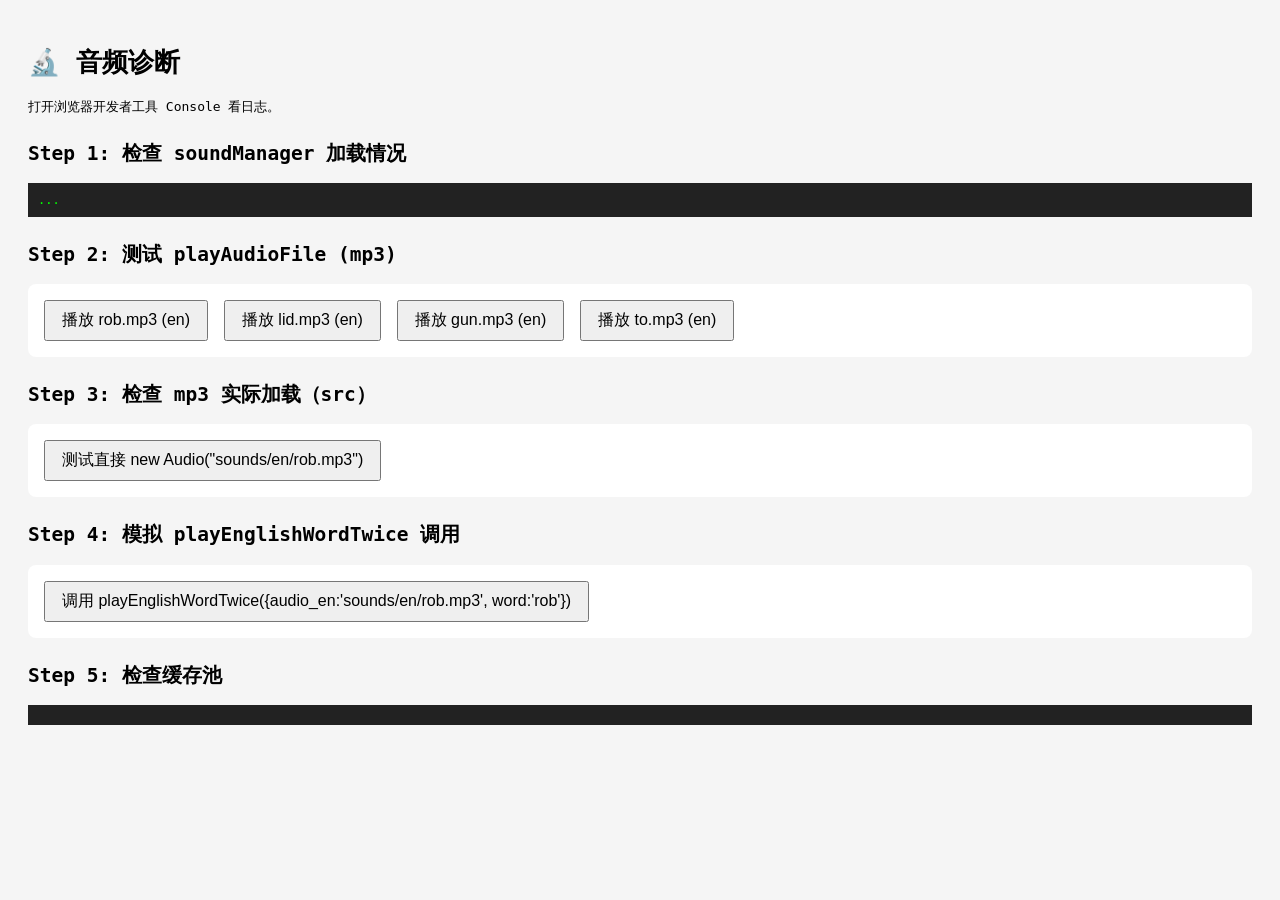
<file: game/diag_audio.html>
<!DOCTYPE html>
<html lang="zh-CN">
<head>
    <meta charset="UTF-8">
    <title>音频诊断 - Word Game</title>
    <script src="js/soundManager.js?v=23"></script>
    <style>
        body { font-family: monospace; padding: 20px; background: #f5f5f5; }
        .row { background: white; padding: 12px; margin: 8px 0; border-radius: 8px; }
        button { padding: 8px 16px; margin: 4px; font-size: 1rem; cursor: pointer; }
        pre { background: #222; color: #0f0; padding: 10px; overflow: auto; font-size: 12px; }
        h2 { margin-top: 24px; }
    </style>
</head>
<body>
    <h1>🔬 音频诊断</h1>
    <p>打开浏览器开发者工具 Console 看日志。</p>

    <h2>Step 1: 检查 soundManager 加载情况</h2>
    <pre id="r1"></pre>

    <h2>Step 2: 测试 playAudioFile (mp3)</h2>
    <div class="row">
        <button onclick="testPlayMp3('rob')">播放 rob.mp3 (en)</button>
        <button onclick="testPlayMp3('lid')">播放 lid.mp3 (en)</button>
        <button onclick="testPlayMp3('gun')">播放 gun.mp3 (en)</button>
        <button onclick="testPlayMp3('to')">播放 to.mp3 (en)</button>
        <span id="r2"></span>
    </div>

    <h2>Step 3: 检查 mp3 实际加载（src）</h2>
    <div class="row">
        <button onclick="testDirectAudio()">测试直接 new Audio("sounds/en/rob.mp3")</button>
        <span id="r3"></span>
    </div>

    <h2>Step 4: 模拟 playEnglishWordTwice 调用</h2>
    <div class="row">
        <button onclick="testPlayTwice()">调用 playEnglishWordTwice({audio_en:'sounds/en/rob.mp3', word:'rob'})</button>
        <span id="r4"></span>
    </div>

    <h2>Step 5: 检查缓存池</h2>
    <pre id="r5"></pre>

    <script>
        (async function init() {
            document.getElementById('r1').textContent = '...';
            await soundManager.init();
            const config = window.MINIMAX_CONFIG || {};
            const initLog = {
                'soundManager 存在': typeof window.soundManager,
                'MINIMAX_CONFIG 存在': !!config.tts,
                'voiceEN': soundManager.voiceEN,
                'voiceZH': soundManager.voiceZH,
                'defaults': soundManager.defaults,
                'audioCache 大小': soundManager.audioCache.size,
                'enabled': soundManager.enabled,
            };
            document.getElementById('r1').textContent = JSON.stringify(initLog, null, 2);
        })();

        function log(msg) {
            console.log('[DIAG]', msg);
        }

        async function testPlayMp3(word) {
            const path = `sounds/en/${word}.mp3`;
            log(`测试 playAudioFile(${path})`);
            try {
                await soundManager.playAudioFile(path);
                document.getElementById('r2').textContent = `✅ ${path} 播放成功`;
            } catch (e) {
                document.getElementById('r2').textContent = `❌ ${path} 错误: ${e.name} ${e.message}`;
            }
        }

        function testDirectAudio() {
            log('直接 new Audio("sounds/en/rob.mp3")');
            const a = new Audio('sounds/en/rob.mp3');
            a.addEventListener('canplaythrough', () => {
                document.getElementById('r3').textContent = '✅ canplaythrough 已触发';
            });
            a.addEventListener('error', (e) => {
                document.getElementById('r3').textContent = `❌ error 事件: ${a.error?.code} ${a.error?.message}`;
            });
            a.play().then(() => {
                document.getElementById('r3').textContent = '✅ play() resolved';
            }).catch(e => {
                document.getElementById('r3').textContent = `❌ play() rejected: ${e.name} ${e.message}`;
            });
        }

        function testPlayTwice() {
            log('调用 playEnglishWordTwice');
            soundManager.playEnglishWordTwice({word:'rob', audio_en:'sounds/en/rob.mp3'});
            document.getElementById('r4').textContent = '⏳ 已调用，看 console';
            setTimeout(() => {
                document.getElementById('r4').textContent += '\n（3秒后）缓存大小: ' + soundManager.audioCache.size;
            }, 3000);
        }
    </script>
</body>
</html>
</file>
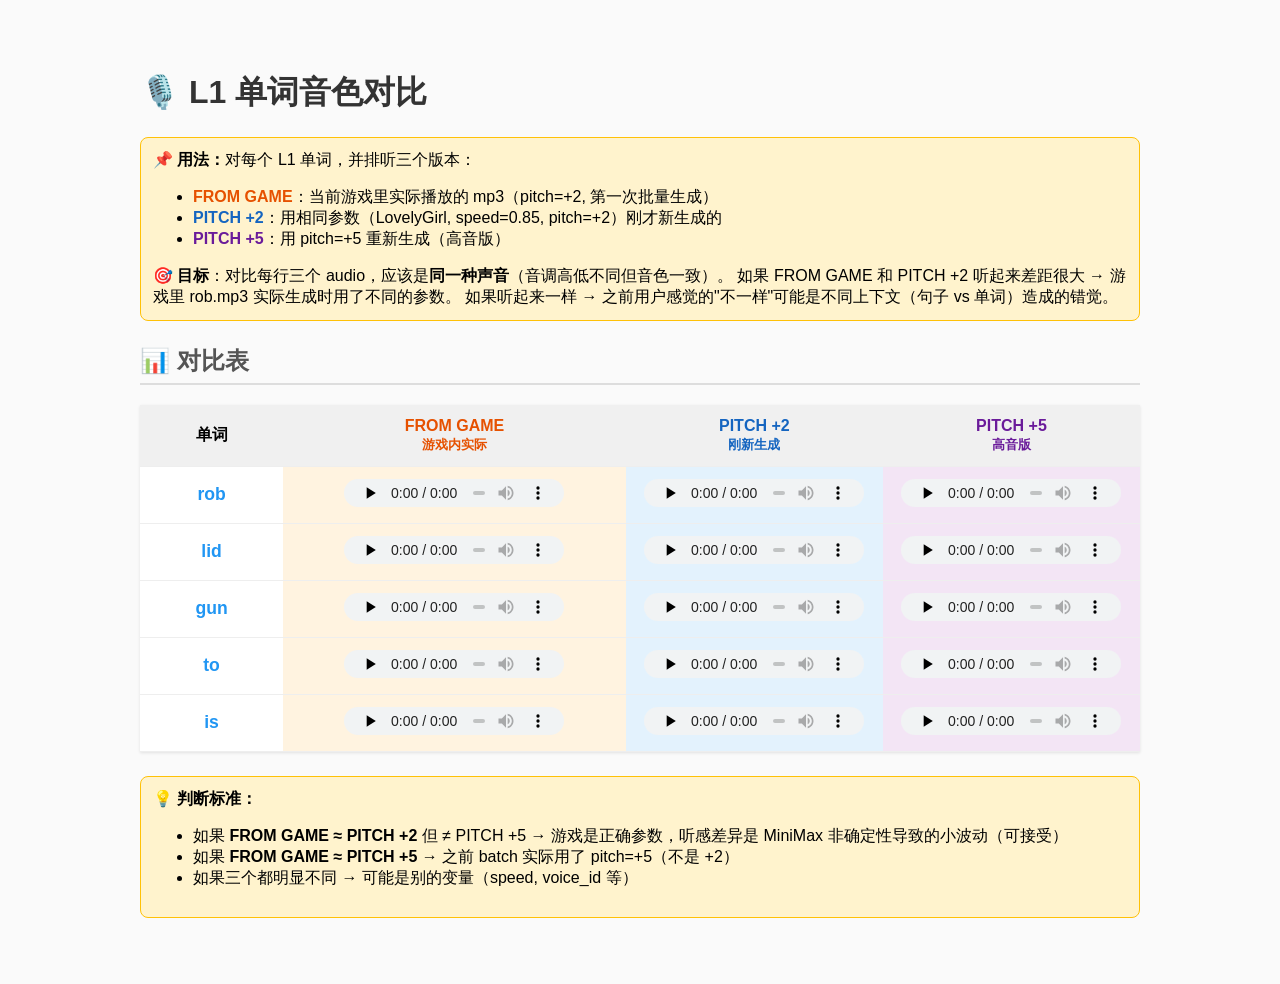
<file: game/voice_compare.html>
<!DOCTYPE html>
<html lang="zh-CN">
<head>
    <meta charset="UTF-8">
    <title>L1 单词音色对比 - Word Game</title>
    <style>
        body {
            font-family: -apple-system, "PingFang SC", sans-serif;
            max-width: 1000px;
            margin: 30px auto;
            padding: 20px;
            background: #fafafa;
        }
        h1 { color: #333; }
        h2 { color: #555; border-bottom: 2px solid #ddd; padding-bottom: 6px; margin-top: 24px; }
        .word-table {
            width: 100%;
            border-collapse: collapse;
            background: white;
            box-shadow: 0 1px 3px rgba(0,0,0,0.1);
        }
        .word-table th, .word-table td {
            padding: 12px 8px;
            text-align: center;
            border-bottom: 1px solid #eee;
        }
        .word-table th { background: #f0f0f0; font-weight: 700; }
        .word-table .word-cell { font-weight: 700; font-size: 1.1em; color: #2196F3; }
        .word-table .from-game { background: #fff3e0; }
        .word-table .p2 { background: #e3f2fd; }
        .word-table .p5 { background: #f3e5f5; }
        audio { height: 28px; width: 100%; max-width: 220px; }
        .info {
            background: #fff3cd;
            border: 1px solid #ffc107;
            border-radius: 8px;
            padding: 12px;
            margin: 16px 0;
        }
        .key { font-family: monospace; background: #eee; padding: 2px 6px; border-radius: 4px; }
    </style>
</head>
<body>
    <h1>🎙️ L1 单词音色对比</h1>

    <div class="info">
        <strong>📌 用法：</strong>对每个 L1 单词，并排听三个版本：
        <ul>
            <li><strong style="color:#E65100">FROM GAME</strong>：当前游戏里实际播放的 mp3（pitch=+2, 第一次批量生成）</li>
            <li><strong style="color:#1565C0">PITCH +2</strong>：用相同参数（LovelyGirl, speed=0.85, pitch=+2）刚才新生成的</li>
            <li><strong style="color:#6A1B9A">PITCH +5</strong>：用 pitch=+5 重新生成（高音版）</li>
        </ul>
        <strong>🎯 目标</strong>：对比每行三个 audio，应该是<strong>同一种声音</strong>（音调高低不同但音色一致）。
        如果 FROM GAME 和 PITCH +2 听起来差距很大 → 游戏里 rob.mp3 实际生成时用了不同的参数。
        如果听起来一样 → 之前用户感觉的"不一样"可能是不同上下文（句子 vs 单词）造成的错觉。
    </div>

    <h2>📊 对比表</h2>
    <table class="word-table">
        <thead>
            <tr>
                <th>单词</th>
                <th style="color:#E65100">FROM GAME<br><small>游戏内实际</small></th>
                <th style="color:#1565C0">PITCH +2<br><small>刚新生成</small></th>
                <th style="color:#6A1B9A">PITCH +5<br><small>高音版</small></th>
            </tr>
        </thead>
        <tbody id="rows"></tbody>
    </table>

    <div class="info" style="margin-top: 24px;">
        <strong>💡 判断标准：</strong>
        <ul>
            <li>如果 <strong>FROM GAME ≈ PITCH +2</strong> 但 ≠ PITCH +5 → 游戏是正确参数，听感差异是 MiniMax 非确定性导致的小波动（可接受）</li>
            <li>如果 <strong>FROM GAME ≈ PITCH +5</strong> → 之前 batch 实际用了 pitch=+5（不是 +2）</li>
            <li>如果三个都明显不同 → 可能是别的变量（speed, voice_id 等）</li>
        </ul>
    </div>

    <script>
        const WORDS = ['rob', 'lid', 'gun', 'to', 'is'];
        const tbody = document.getElementById('rows');

        WORDS.forEach(word => {
            const row = document.createElement('tr');
            row.innerHTML = `
                <td class="word-cell">${word}</td>
                <td class="from-game"><audio controls preload="none" src="sounds/samples/en/L1_compare/${word}_FROM_GAME.mp3"></audio></td>
                <td class="p2"><audio controls preload="none" src="sounds/samples/en/L1_compare/${word}_p2.mp3"></audio></td>
                <td class="p5"><audio controls preload="none" src="sounds/samples/en/L1_compare/${word}_p5.mp3"></audio></td>
            `;
            tbody.appendChild(row);
        });
    </script>
</body>
</html>
</file>
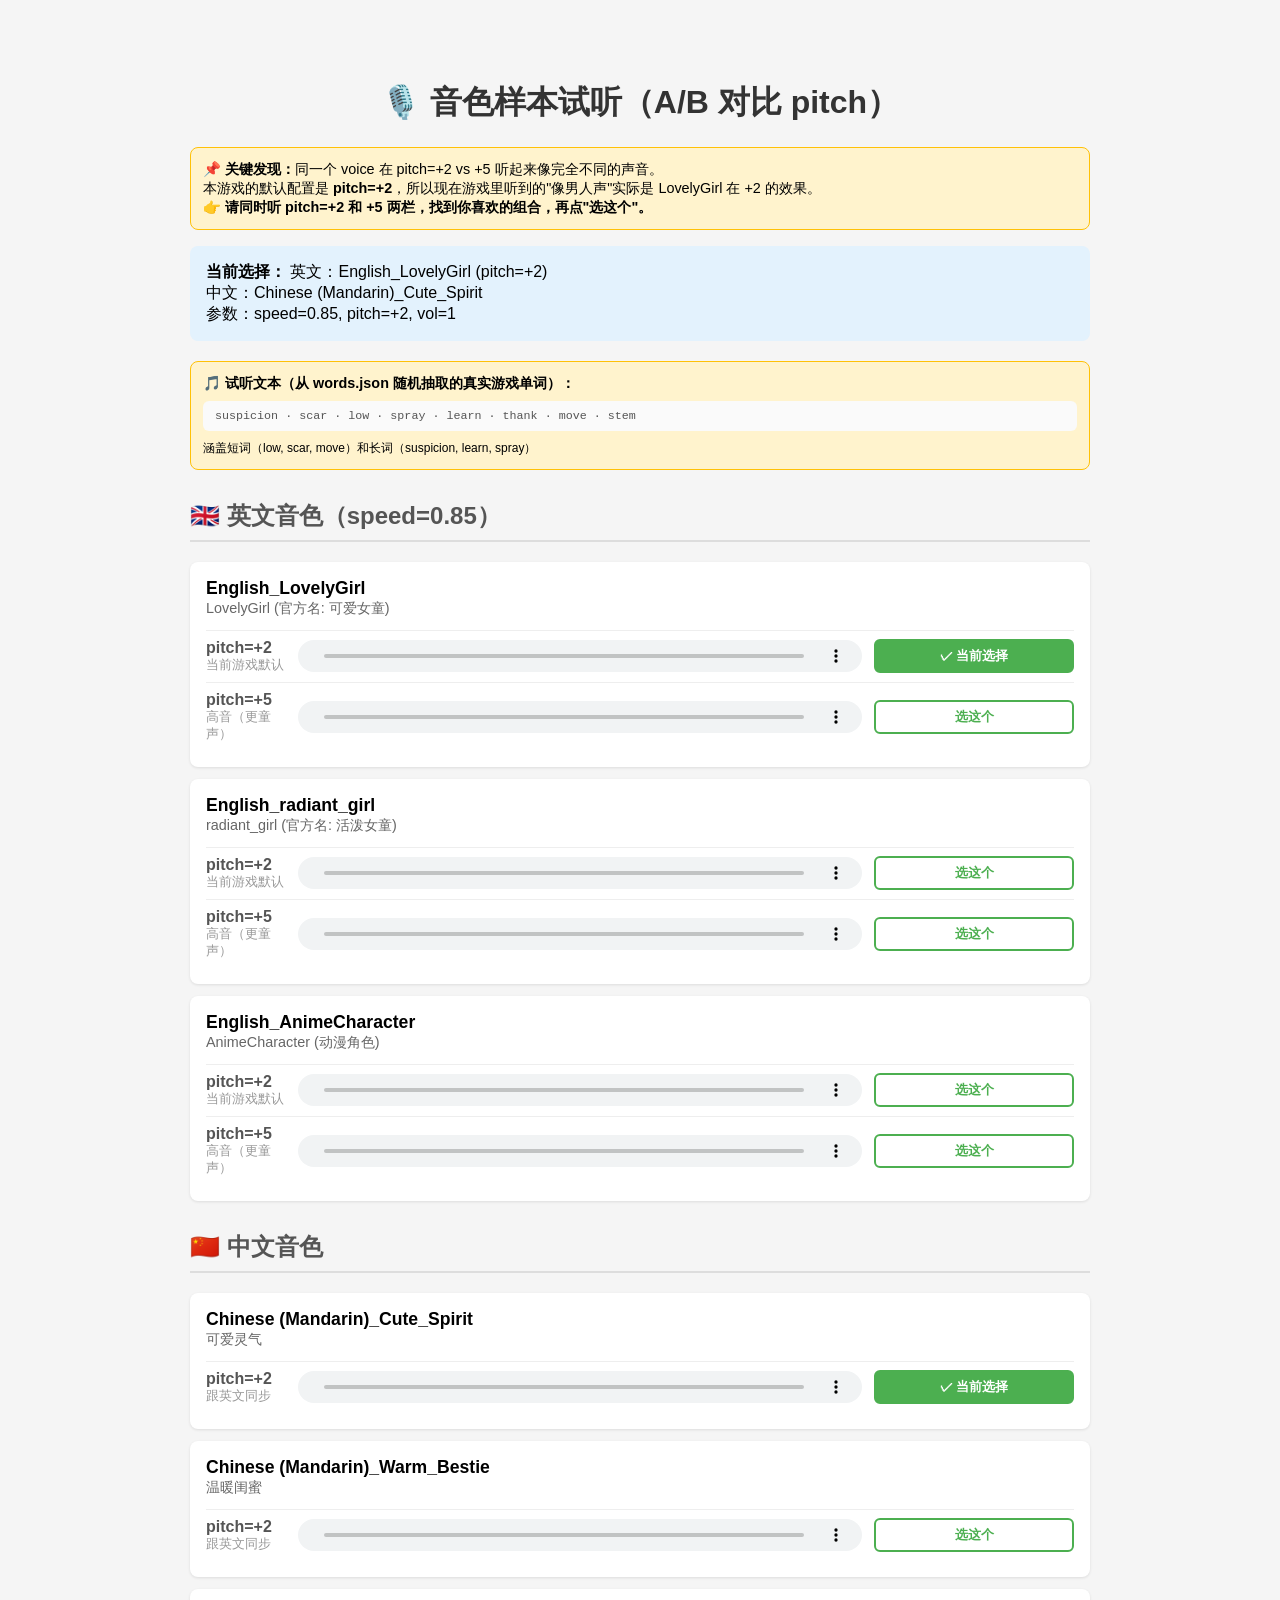
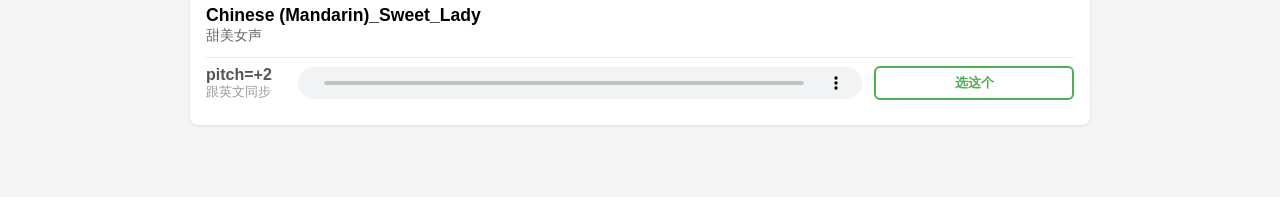
<file: game/voice_samples.html>
<!DOCTYPE html>
<html lang="zh-CN">
<head>
    <meta charset="UTF-8">
    <title>音色样本试听 - Word Game</title>
    <style>
        body {
            font-family: -apple-system, "PingFang SC", "Microsoft YaHei", sans-serif;
            max-width: 900px;
            margin: 40px auto;
            padding: 20px;
            background: #f5f5f5;
        }
        h1 { color: #333; text-align: center; }
        h2 { color: #555; border-bottom: 2px solid #ddd; padding-bottom: 8px; margin-top: 30px; }
        .voice-row {
            background: white;
            border-radius: 8px;
            padding: 16px;
            margin: 12px 0;
            box-shadow: 0 1px 3px rgba(0,0,0,0.1);
        }
        .voice-header {
            display: flex;
            align-items: center;
            justify-content: space-between;
            margin-bottom: 12px;
        }
        .voice-header .name { font-weight: 700; font-size: 1.1em; }
        .voice-header .desc { color: #666; font-size: 0.9em; }
        .pitch-row {
            display: grid;
            grid-template-columns: 80px 1fr 200px;
            align-items: center;
            gap: 12px;
            padding: 8px 0;
            border-top: 1px solid #eee;
        }
        .pitch-label {
            font-weight: 600;
            color: #555;
        }
        .pitch-label .note { font-weight: 400; color: #999; font-size: 0.8em; display: block; }
        audio { height: 32px; width: 100%; }
        .pick-btn {
            padding: 6px 14px;
            border: 2px solid #4CAF50;
            background: white;
            color: #4CAF50;
            border-radius: 6px;
            cursor: pointer;
            font-weight: 600;
        }
        .pick-btn:hover { background: #4CAF50; color: white; }
        .pick-btn.current { background: #4CAF50; color: white; }
        .info {
            background: #fff3cd;
            border: 1px solid #ffc107;
            border-radius: 8px;
            padding: 12px;
            margin: 16px 0;
            font-size: 0.9em;
        }
        .info code { background: #fff; padding: 2px 6px; border-radius: 4px; }
        .current-config {
            background: #e3f2fd;
            border-radius: 8px;
            padding: 16px;
            margin-bottom: 20px;
        }
        .word-list {
            font-family: monospace;
            background: #fafafa;
            padding: 8px 12px;
            border-radius: 6px;
            margin: 8px 0;
            color: #555;
        }
    </style>
</head>
<body>
    <h1>🎙️ 音色样本试听（A/B 对比 pitch）</h1>

    <div class="info">
        <strong>📌 关键发现：</strong>同一个 voice 在 pitch=+2 vs +5 听起来像完全不同的声音。
        <br>本游戏的默认配置是 <strong>pitch=+2</strong>，所以现在游戏里听到的"像男人声"实际是 LovelyGirl 在 +2 的效果。
        <br><strong>👉 请同时听 pitch=+2 和 +5 两栏，找到你喜欢的组合，再点"选这个"。</strong>
    </div>

    <div class="current-config">
        <strong>当前选择：</strong> <span id="current-display">读取中...</span>
    </div>

    <div class="info">
        <strong>🎵 试听文本（从 words.json 随机抽取的真实游戏单词）：</strong>
        <div class="word-list">suspicion · scar · low · spray · learn · thank · move · stem</div>
        <small>涵盖短词（low, scar, move）和长词（suspicion, learn, spray）</small>
    </div>

    <h2>🇬🇧 英文音色（speed=0.85）</h2>
    <div id="en-voices"></div>

    <h2>🇨🇳 中文音色</h2>
    <div id="zh-voices"></div>

    <script>
        // 候选音色（pitch 是可选维度）
        const EN_VOICES = [
            { id: 'English_LovelyGirl',     desc: 'LovelyGirl (官方名: 可爱女童)' },
            { id: 'English_radiant_girl',   desc: 'radiant_girl (官方名: 活泼女童)' },
            { id: 'English_AnimeCharacter', desc: 'AnimeCharacter (动漫角色)' },
        ];
        const PITCHES = [
            { value: 2, note: '当前游戏默认', isDefault: true },
            { value: 5, note: '高音（更童声）', isDefault: false },
        ];

        // 读 localStorage 中已保存的选择
        const saved = JSON.parse(localStorage.getItem('wordGameVoiceConfig') || '{}');
        const currentEN = saved.voiceEN || 'English_LovelyGirl';
        const currentZH = saved.voiceZH || 'Chinese (Mandarin)_Cute_Spirit';
        const currentPitch = saved.pitch ?? 2;

        function safeFilename(name) {
            return name.replace(/\s/g, '_');
        }

        function renderENVoices() {
            const container = document.getElementById('en-voices');
            EN_VOICES.forEach(voice => {
                const row = document.createElement('div');
                row.className = 'voice-row';
                let html = `
                    <div class="voice-header">
                        <div>
                            <div class="name">${voice.id}</div>
                            <div class="desc">${voice.desc}</div>
                        </div>
                    </div>
                `;
                PITCHES.forEach(p => {
                    const isCurrent = (voice.id === currentEN && p.value === currentPitch);
                    const safeName = safeFilename(voice.id);
                    const audioPath = `sounds/samples/en/${safeName}_p${p.value}.mp3`;
                    html += `
                        <div class="pitch-row">
                            <div class="pitch-label">
                                pitch=+${p.value}
                                <span class="note">${p.note}</span>
                            </div>
                            <audio controls preload="none" src="${audioPath}"></audio>
                            <button class="pick-btn ${isCurrent ? 'current' : ''}"
                                    onclick="selectConfig('${voice.id}', ${p.value})">
                                ${isCurrent ? '✓ 当前选择' : '选这个'}
                            </button>
                        </div>
                    `;
                });
                row.innerHTML = html;
                container.appendChild(row);
            });
        }

        function renderZHVoices() {
            const container = document.getElementById('zh-voices');
            const zhVoices = [
                { id: 'Chinese (Mandarin)_Cute_Spirit', shortName: 'Cute_Spirit', desc: '可爱灵气' },
                { id: 'Chinese (Mandarin)_Warm_Bestie', shortName: 'Warm_Bestie', desc: '温暖闺蜜' },
                { id: 'Chinese (Mandarin)_Sweet_Lady',  shortName: 'Sweet_Lady',  desc: '甜美女声' },
            ];
            zhVoices.forEach(voice => {
                const row = document.createElement('div');
                row.className = 'voice-row';
                const isCurrent = (voice.id === currentZH);
                const safeName = voice.id.replace(/\s/g, '_').replace(/\(/g, '').replace(/\)/g, '');
                const audioPath = `sounds/samples/zh/${safeName}.mp3`;
                row.innerHTML = `
                    <div class="voice-header">
                        <div>
                            <div class="name">${voice.id}</div>
                            <div class="desc">${voice.desc}</div>
                        </div>
                    </div>
                    <div class="pitch-row">
                        <div class="pitch-label">pitch=+${currentPitch}<span class="note">跟英文同步</span></div>
                        <audio controls preload="none" src="${audioPath}"></audio>
                        <button class="pick-btn ${isCurrent ? 'current' : ''}"
                                onclick="selectZH('${voice.id}')">
                            ${isCurrent ? '✓ 当前选择' : '选这个'}
                        </button>
                    </div>
                `;
                container.appendChild(row);
            });
        }

        function updateCurrentDisplay() {
            const enVoice = EN_VOICES.find(v => v.id === currentEN);
            document.getElementById('current-display').innerHTML = `
                英文：${enVoice ? enVoice.id : currentEN} (pitch=+${currentPitch})<br>
                中文：${currentZH}<br>
                参数：speed=${saved.speed || 0.85}, pitch=+${currentPitch}, vol=${saved.vol || 1.0}
            `;
        }

        function selectConfig(voiceId, pitch) {
            const config = JSON.parse(localStorage.getItem('wordGameVoiceConfig') || '{}');
            config.voiceEN = voiceId;
            config.pitch = pitch;
            if (!config.voiceZH) config.voiceZH = 'Chinese (Mandarin)_Cute_Spirit';
            if (!config.speed) config.speed = 0.85;
            if (!config.vol) config.vol = 1.0;
            localStorage.setItem('wordGameVoiceConfig', JSON.stringify(config));
            alert(`已选择：\n英文 voice=${voiceId}\npitch=+${pitch}\n\n下一步：\n1. 关闭此页面\n2. 跑: python3 generate_voices.py --force\n3. 重新打开游戏`);
            location.reload();
        }

        function selectZH(voiceId) {
            const config = JSON.parse(localStorage.getItem('wordGameVoiceConfig') || '{}');
            config.voiceZH = voiceId;
            if (!config.voiceEN) config.voiceEN = 'English_LovelyGirl';
            if (!config.speed) config.speed = 0.85;
            if (!config.pitch) config.pitch = 2;
            if (!config.vol) config.vol = 1.0;
            localStorage.setItem('wordGameVoiceConfig', JSON.stringify(config));
            alert(`已选择中文 voice=${voiceId}\n\n下一步：跑 python3 generate_voices.py --force`);
            location.reload();
        }

        renderENVoices();
        renderZHVoices();
        updateCurrentDisplay();
    </script>
</body>
</html>
</file>
